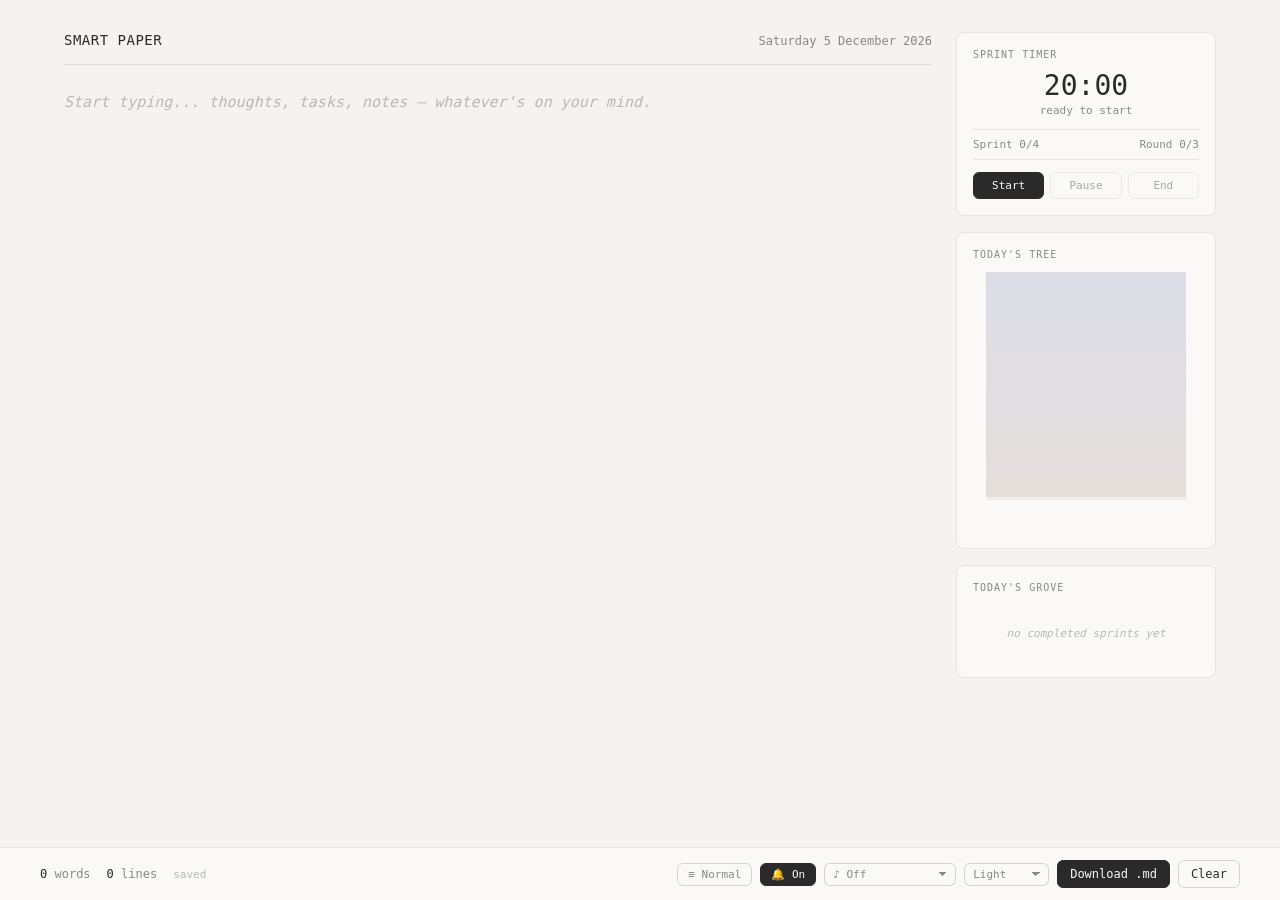
<file: index.html>
<!DOCTYPE html>
<html lang="en">
<head>
<meta charset="UTF-8">
<meta name="viewport" content="width=device-width, initial-scale=1.0">
<title>Smart Paper</title>
<link rel="icon" type="image/svg+xml" href="favicon.svg">
<link rel="manifest" href="manifest.json">
<meta name="theme-color" content="#faf9f6">
<meta name="apple-mobile-web-app-capable" content="yes">
<meta name="apple-mobile-web-app-status-bar-style" content="default">
<link rel="stylesheet" href="styles.css">
</head>
<body>

<div class="layout">
  <div class="main">
    <div class="header">
      <h1>SMART PAPER</h1>
      <span class="date" id="date"></span>
    </div>
    <textarea id="editor" placeholder="Start typing... thoughts, tasks, notes — whatever's on your mind."></textarea>
  </div>

  <div class="side">
    <!-- Sprint timer panel: time display + sprint/round counter + Start/Pause/End -->
    <div class="panel">
      <p class="panel-title">Sprint timer</p>
      <div class="timer-display">
        <div class="timer-time" id="timer-time">20:00</div>
        <div class="timer-status" id="timer-status">ready to start</div>
      </div>
      <div class="sprint-info">
        <span>Sprint <span id="sprint-num">0</span>/4</span>
        <span>Round <span id="round-num">0</span>/3</span>
      </div>
      <div class="timer-controls">
        <button id="start-btn" class="primary">Start</button>
        <button id="pause-btn" disabled>Pause</button>
        <button id="abandon-btn" disabled>End</button>
      </div>
    </div>

    <!-- Tree panel: SVG that grows during focus rounds, withers at sprint end. -->
    <div class="panel">
      <p class="panel-title">Today's tree</p>
      <svg id="tree-svg" viewBox="0 0 200 240" xmlns="http://www.w3.org/2000/svg"></svg>
      <div class="tree-label" id="tree-label"></div>
    </div>

    <!-- Grove panel: small icons for each completed sprint today. -->
    <div class="panel">
      <p class="panel-title">Today's grove</p>
      <div class="grove-strip" id="grove-strip">
        <span class="grove-empty">no completed sprints yet</span>
      </div>
    </div>
  </div>
</div>

<!-- Fixed footer holds everything: stats, settings, actions. -->
<div class="footer">
  <div class="footer-inner">
    <div class="stats">
      <span><strong id="word-count">0</strong> words</span>
      <span><strong id="line-count">0</strong> lines</span>
      <span class="save-indicator" id="save-indicator">saved</span>
    </div>
    <div class="actions">
      <button id="typewriter-toggle" title="Typewriter mode">≡ Normal</button>
      <button id="chime-toggle" title="Sprint chimes">🔔 On</button>
      <div class="sound-controls">
        <span id="sound-loading">loading…</span>
        <input type="range" id="volume-slider" min="0" max="100" value="30" class="hidden">
        <select class="theme-select" id="sound-select" title="Ambient sound">
          <option value="off">♪ Off</option>
          <option value="rain">Rain</option>
          <option value="wind">Wind</option>
          <option value="fire">Fire</option>
          <option value="lofi">Lo-fi radio</option>
          <option value="dronezone">Drone Zone</option>
          <option value="missioncontrol">Mission Control</option>
        </select>
      </div>
      <select class="theme-select" id="theme-select" title="Theme">
        <option value="light">Light</option>
        <option value="dark">Dark</option>
        <option value="sepia">Sepia</option>
        <option value="midnight">Midnight</option>
        <option value="forest">Forest</option>
      </select>
      <button id="export-btn" class="primary">Download .md</button>
      <button id="clear-btn">Clear</button>
    </div>
  </div>
</div>

<script type="module" src="app.js"></script>
<script>
  if ('serviceWorker' in navigator) {
    navigator.serviceWorker.register('./sw.js');
  }
</script>
</body>
</html>
</file>
<file: styles.css>
/* ===========================================================================
   THEME SYSTEM
   ===========================================================================
   Each theme is a set of CSS custom properties. Switching themes adds a
   class to <body>; everything visual reads from these vars. Tree colours
   are NOT here — they're in JS palettes because SVG fill attributes can't
   read CSS vars cleanly across all renderers.
*/
:root {
  /* Light theme — default cream paper */
  --bg: #faf9f6;
  --bg-panel: rgba(255,255,255,0.5);
  --bg-footer: rgba(250, 249, 246, 0.95);
  --text: #2a2a2a;
  --text-muted: #888;
  --text-subtle: #b8b8b8;
  --border: rgba(0,0,0,0.08);
  --border-strong: rgba(0,0,0,0.15);
  --border-hover: rgba(0,0,0,0.25);
  --hover-bg: rgba(0,0,0,0.04);
  --primary-bg: #2a2a2a;
  --primary-text: #faf9f6;
  --primary-hover: #1a1a1a;
  --error: #a32d2d;
  --ground-shadow: rgba(0,0,0,0.06);
}
body.theme-dark {
  --bg: #1a1a1a;
  --bg-panel: rgba(255,255,255,0.04);
  --bg-footer: rgba(26, 26, 26, 0.95);
  --text: #e8e6e1;
  --text-muted: #888;
  --text-subtle: #555;
  --border: rgba(255,255,255,0.08);
  --border-strong: rgba(255,255,255,0.15);
  --border-hover: rgba(255,255,255,0.3);
  --hover-bg: rgba(255,255,255,0.05);
  --primary-bg: #e8e6e1;
  --primary-text: #1a1a1a;
  --primary-hover: #ffffff;
  --error: #e07070;
  --ground-shadow: rgba(0,0,0,0.4);
}
body.theme-sepia {
  --bg: #f4ecd8;
  --bg-panel: rgba(255, 250, 235, 0.6);
  --bg-footer: rgba(244, 236, 216, 0.95);
  --text: #4a3826;
  --text-muted: #8a7458;
  --text-subtle: #b9a786;
  --border: rgba(74, 56, 38, 0.12);
  --border-strong: rgba(74, 56, 38, 0.2);
  --border-hover: rgba(74, 56, 38, 0.35);
  --hover-bg: rgba(74, 56, 38, 0.05);
  --primary-bg: #4a3826;
  --primary-text: #f4ecd8;
  --primary-hover: #2f2316;
  --error: #a83b2d;
  --ground-shadow: rgba(74, 56, 38, 0.1);
}
body.theme-midnight {
  --bg: #131a26;
  --bg-panel: rgba(180, 200, 230, 0.04);
  --bg-footer: rgba(19, 26, 38, 0.95);
  --text: #d4dceb;
  --text-muted: #7a8499;
  --text-subtle: #4a5468;
  --border: rgba(180, 200, 230, 0.1);
  --border-strong: rgba(180, 200, 230, 0.18);
  --border-hover: rgba(180, 200, 230, 0.35);
  --hover-bg: rgba(180, 200, 230, 0.06);
  --primary-bg: #d4dceb;
  --primary-text: #131a26;
  --primary-hover: #ffffff;
  --error: #e8a4a4;
  --ground-shadow: rgba(0,0,0,0.5);
}
body.theme-forest {
  --bg: #1a2218;
  --bg-panel: rgba(220, 230, 200, 0.04);
  --bg-footer: rgba(26, 34, 24, 0.95);
  --text: #e6e3d4;
  --text-muted: #8a9078;
  --text-subtle: #555a48;
  --border: rgba(220, 230, 200, 0.1);
  --border-strong: rgba(220, 230, 200, 0.18);
  --border-hover: rgba(220, 230, 200, 0.35);
  --hover-bg: rgba(220, 230, 200, 0.06);
  --primary-bg: #e6e3d4;
  --primary-text: #1a2218;
  --primary-hover: #ffffff;
  --error: #d97a6a;
  --ground-shadow: rgba(0,0,0,0.4);
}

/* ===========================================================================
   LAYOUT & EDITOR
   =========================================================================== */
* { box-sizing: border-box; }
body {
  margin: 0;
  padding: 0;
  background: var(--bg);
  font-family: 'JetBrains Mono', ui-monospace, SFMono-Regular, Menlo, Monaco, Consolas, monospace;
  color: var(--text);
  transition: background 1.5s ease, color 0.3s;
  position: relative;
}
/* Time-of-day tint overlay. Sits behind everything via z-index: -1.
   Colour is set from JS based on current hour and active theme. */
body::before {
  content: '';
  position: fixed;
  inset: 0;
  background: var(--time-tint, transparent);
  pointer-events: none;
  z-index: -1;
  transition: background 1.5s ease;
}
.layout {
  display: flex;
  max-width: 1200px;
  margin: 0 auto;
  min-height: 100vh;
  gap: 24px;
  padding: 32px 24px 120px; /* bottom padding clears the fixed footer */
}
.main {
  flex: 1;
  display: flex;
  flex-direction: column;
  min-width: 0;
}
.header {
  display: flex;
  justify-content: space-between;
  align-items: baseline;
  margin-bottom: 24px;
  padding-bottom: 16px;
  border-bottom: 1px solid var(--border);
}
.header h1 {
  font-size: 14px;
  font-weight: 500;
  margin: 0;
  color: var(--text);
  letter-spacing: 0.5px;
}
.header .date {
  font-size: 12px;
  color: var(--text-muted);
}
#editor {
  flex: 1;
  width: 100%;
  min-height: 60vh;
  border: none;
  outline: none;
  background: transparent;
  font-family: inherit;
  font-size: 15px;
  line-height: 1.8;
  color: var(--text);
  resize: none;
  padding: 0;
  tab-size: 2;
  caret-color: var(--text);
}
/* Typewriter mode: large vertical padding pushes the cursor toward the
   middle of the viewport. JS handles the per-keystroke recentring. */
#editor.typewriter {
  min-height: 70vh;
  padding-top: 35vh;
  padding-bottom: 35vh;
}
#editor::placeholder {
  color: var(--text-subtle);
  font-style: italic;
}
::selection {
  background: rgba(125, 125, 125, 0.3);
}

/* ===========================================================================
   SIDE PANEL — Sprint timer, tree, grove
   =========================================================================== */
.side {
  width: 260px;
  flex-shrink: 0;
  display: flex;
  flex-direction: column;
  gap: 16px;
}
.panel {
  background: var(--bg-panel);
  border: 1px solid var(--border);
  border-radius: 8px;
  padding: 16px;
  transition: background 1.5s ease;
}
.panel-title {
  font-size: 10px;
  font-weight: 500;
  letter-spacing: 1px;
  color: var(--text-muted);
  margin: 0 0 12px;
  text-transform: uppercase;
}
.timer-display {
  text-align: center;
  margin-bottom: 12px;
}
.timer-time {
  font-size: 28px;
  font-weight: 500;
  color: var(--text);
  line-height: 1;
  margin-bottom: 4px;
}
.timer-status {
  font-size: 11px;
  color: var(--text-muted);
}
.sprint-info {
  display: flex;
  justify-content: space-between;
  font-size: 11px;
  color: var(--text-muted);
  margin-bottom: 12px;
  padding: 8px 0;
  border-top: 1px solid var(--border);
  border-bottom: 1px solid var(--border);
}
.timer-controls {
  display: flex;
  gap: 6px;
}
.timer-controls button {
  flex: 1;
  font-size: 11px;
  padding: 6px 8px;
}
#tree-svg {
  width: 100%;
  height: 240px;
  display: block;
}
.tree-label {
  text-align: center;
  font-size: 10px;
  color: var(--text-subtle);
  margin-top: 6px;
  font-style: italic;
  min-height: 14px;
}
.grove-strip {
  display: flex;
  flex-wrap: wrap;
  gap: 6px;
  min-height: 56px;
  align-items: center;
  justify-content: flex-start;
}
.grove-empty {
  font-size: 11px;
  color: var(--text-subtle);
  font-style: italic;
  width: 100%;
  text-align: center;
}
.grove-tree {
  width: 48px;
  height: 56px;
}

/* ===========================================================================
   FOOTER — Stats, save indicator, all controls
   =========================================================================== */
.footer {
  position: fixed;
  bottom: 0;
  left: 0;
  right: 0;
  background: var(--bg-footer);
  backdrop-filter: blur(8px);
  -webkit-backdrop-filter: blur(8px);
  border-top: 1px solid var(--border);
  padding: 12px 24px;
  font-size: 12px;
  color: var(--text-muted);
}
.footer-inner {
  max-width: 1200px;
  margin: 0 auto;
  width: 100%;
  display: flex;
  justify-content: space-between;
  align-items: center;
  gap: 16px;
}
.stats { display: flex; gap: 16px; align-items: center; }
.stats span strong { color: var(--text); font-weight: 500; }
.actions { display: flex; gap: 8px; align-items: center; }

/* Generic button styling */
button {
  font-family: inherit;
  font-size: 12px;
  background: transparent;
  border: 1px solid var(--border-strong);
  color: var(--text);
  padding: 6px 12px;
  border-radius: 6px;
  cursor: pointer;
  transition: all 0.15s;
}
button:hover {
  background: var(--hover-bg);
  border-color: var(--border-hover);
}
button.primary {
  background: var(--primary-bg);
  color: var(--primary-text);
  border-color: var(--primary-bg);
}
button.primary:hover {
  background: var(--primary-hover);
  border-color: var(--primary-hover);
}
button:disabled {
  opacity: 0.4;
  cursor: not-allowed;
}
button:disabled:hover {
  background: transparent;
  border-color: var(--border-strong);
}

.save-indicator {
  font-size: 11px;
  color: var(--text-subtle);
  transition: opacity 0.3s, color 0.3s;
}
.save-indicator.visible { color: var(--text-muted); }
.save-indicator.error { color: var(--error); }

/* Native <select> styled to match the rest of the chrome.
   Custom dropdown arrow drawn with crossed gradients. */
.theme-select {
  background: transparent;
  border: 1px solid var(--border-strong);
  color: var(--text-muted);
  padding: 4px 8px;
  font-size: 11px;
  cursor: pointer;
  border-radius: 6px;
  font-family: inherit;
  transition: all 0.15s;
  appearance: none;
  -webkit-appearance: none;
  background-image: linear-gradient(45deg, transparent 50%, currentColor 50%), linear-gradient(135deg, currentColor 50%, transparent 50%);
  background-position: calc(100% - 12px) 50%, calc(100% - 8px) 50%;
  background-size: 4px 4px, 4px 4px;
  background-repeat: no-repeat;
  padding-right: 22px;
}
.theme-select:hover {
  background-color: var(--hover-bg);
  border-color: var(--border-hover);
  color: var(--text);
}
.theme-select option {
  background: var(--bg);
  color: var(--text);
}

/* Sound controls — dropdown + volume slider + loading indicator */
.sound-controls {
  display: flex;
  align-items: center;
  gap: 6px;
}
#volume-slider {
  -webkit-appearance: none;
  appearance: none;
  width: 60px;
  height: 4px;
  background: var(--border-strong);
  border-radius: 2px;
  outline: none;
  cursor: pointer;
  transition: opacity 0.2s;
}
#volume-slider::-webkit-slider-thumb {
  -webkit-appearance: none;
  appearance: none;
  width: 12px;
  height: 12px;
  background: var(--text);
  border-radius: 50%;
  cursor: pointer;
}
#volume-slider::-moz-range-thumb {
  width: 12px;
  height: 12px;
  background: var(--text);
  border-radius: 50%;
  cursor: pointer;
  border: none;
}
#volume-slider.hidden { display: none; }
#sound-loading {
  font-size: 10px;
  color: var(--text-subtle);
  font-style: italic;
  display: none;
}
#sound-loading.visible { display: inline; }

/* Toggle buttons (typewriter, chime). Active state inverts colours. */
#typewriter-toggle, #chime-toggle {
  background: transparent;
  border: 1px solid var(--border-strong);
  color: var(--text-muted);
  padding: 4px 10px;
  font-size: 11px;
  cursor: pointer;
  border-radius: 6px;
  font-family: inherit;
  transition: all 0.15s;
}
#typewriter-toggle:hover, #chime-toggle:hover {
  background: var(--hover-bg);
  border-color: var(--border-hover);
  color: var(--text);
}
#typewriter-toggle.active, #chime-toggle.active {
  background: var(--primary-bg);
  color: var(--primary-text);
  border-color: var(--primary-bg);
}
#chime-toggle.disabled {
  opacity: 0.5;
}

/* Mobile fallback — side panel becomes a row beneath the editor. */
@media (max-width: 900px) {
  .layout { flex-direction: column; padding: 20px 16px 140px; }
  .side { width: 100%; flex-direction: row; flex-wrap: wrap; }
  .side .panel { flex: 1; min-width: 200px; }
}
</file>
